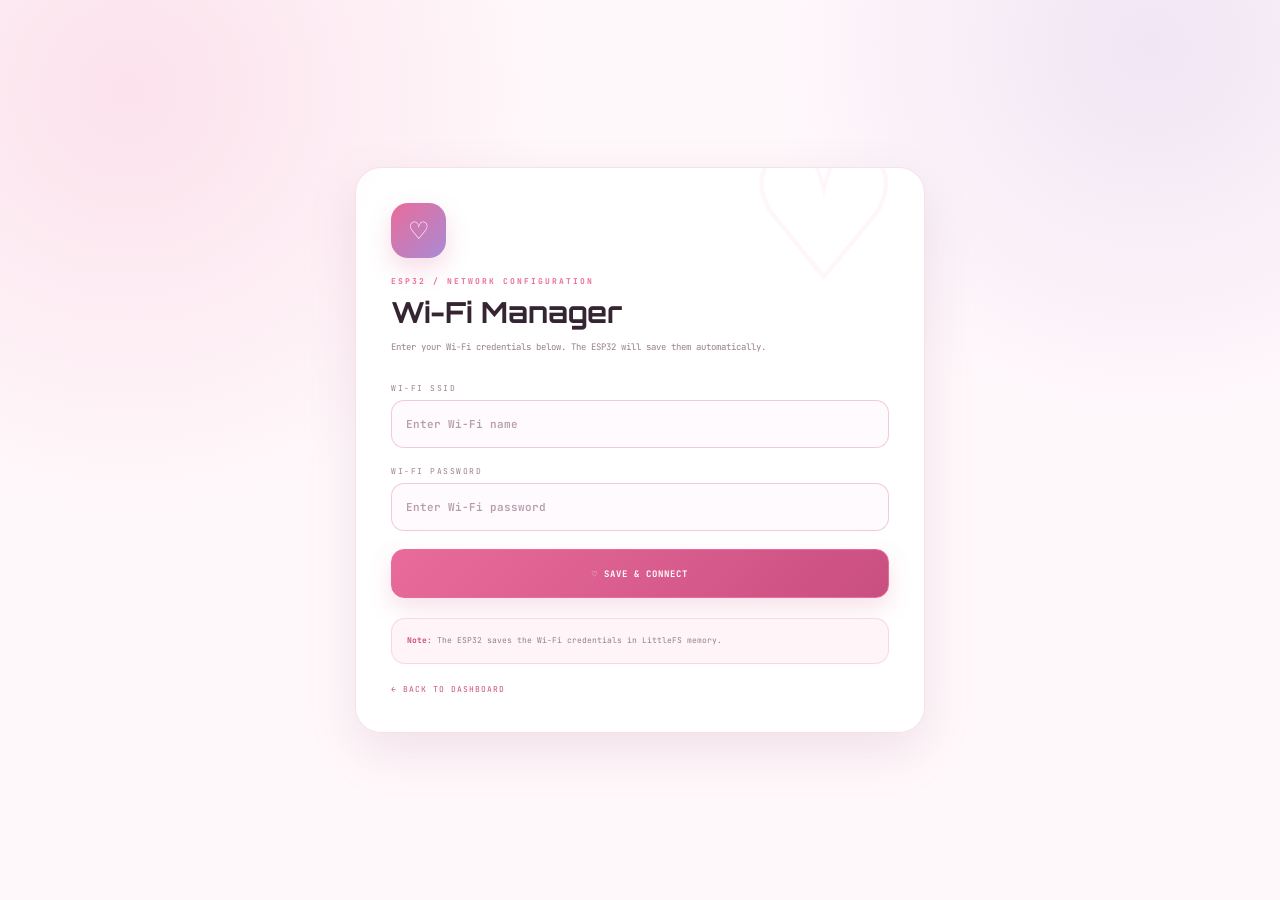
<file: wifimanager.html>
<!DOCTYPE html>
<html lang="en">

<head>

<meta charset="UTF-8">

<meta
    name="viewport"
    content="width=device-width, initial-scale=1.0"
>

<title>ESP32 Wi-Fi Manager</title>

<link rel="preconnect" href="https://fonts.googleapis.com">
<link rel="preconnect" href="https://fonts.gstatic.com" crossorigin>

<link
    href="https://fonts.googleapis.com/css2?family=JetBrains+Mono:wght@400;600;700&family=Orbitron:wght@500;600;700;800&display=swap"
    rel="stylesheet"
>

<style>
* {
    margin: 0;
    padding: 0;
    box-sizing: border-box;
}

:root {
    --pink: #e96b9b;
    --pink-dark: #c94f80;
    --pink-light: #fce4ee;
    --lavender: #a98bd4;
    --cream: #fff9fc;
    --text: #493344;
    --text-dark: #352431;
    --muted: #987f8e;
    --border: rgba(216,91,136,0.18);
}

body {
    min-height: 100vh;
    padding: 20px;
    display: flex;
    align-items: center;
    justify-content: center;
    background:
        radial-gradient(circle at 10% 10%, rgba(233,107,155,0.16), transparent 30%),
        radial-gradient(circle at 90% 5%, rgba(169,139,212,0.17), transparent 27%),
        #fff8fb;
    color: var(--text);
    font-family: "JetBrains Mono", monospace;
}

.wifi-page {
    width: 100%;
    max-width: 570px;
}

.wifi-card {
    position: relative;
    overflow: hidden;
    padding: 35px;
    background: rgba(255,255,255,0.94);
    border: 1px solid var(--border);
    border-radius: 26px;
    box-shadow: 0 18px 50px rgba(157,85,119,0.14);
}

.wifi-card::before {
    content: "♡";
    position: absolute;
    right: 20px;
    top: -55px;
    font: 180px Arial, sans-serif;
    color: rgba(233,107,155,0.06);
}

.wifi-icon {
    position: relative;
    width: 55px;
    height: 55px;
    display: grid;
    place-items: center;
    margin-bottom: 18px;
    color: white;
    background: linear-gradient(135deg, var(--pink), var(--lavender));
    border-radius: 17px;
    font: 24px Arial, sans-serif;
    box-shadow: 0 10px 25px rgba(216,91,136,0.22);
}

.system-label {
    position: relative;
    color: var(--pink);
    font-size: 8px;
    letter-spacing: 2px;
    font-weight: 700;
}

h1 {
    position: relative;
    margin-top: 8px;
    color: var(--text-dark);
    font: 700 29px Orbitron, sans-serif;
}

.wifi-description {
    position: relative;
    margin-top: 10px;
    color: var(--muted);
    font-size: 9px;
    line-height: 1.7;
}

form {
    position: relative;
    margin-top: 28px;
}

.wifi-field {
    margin-bottom: 18px;
}

.wifi-field label {
    display: block;
    margin-bottom: 7px;
    color: #9b8190;
    font-size: 8px;
    letter-spacing: 1.5px;
}

.wifi-field input {
    width: 100%;
    height: 48px;
    padding: 0 14px;
    border: 1px solid rgba(216,91,136,0.30);
    border-radius: 13px;
    outline: none;
    background: #fffafd;
    color: var(--pink-dark);
    font: 600 11px "JetBrains Mono", monospace;
}

.wifi-field input:focus {
    border-color: var(--pink);
    box-shadow: 0 0 0 3px rgba(233,107,155,0.10);
}

.wifi-field input::placeholder {
    color: #b79cab;
}

.wifi-submit {
    width: 100%;
    height: 49px;
    border: 1px solid var(--pink);
    border-radius: 13px;
    background: linear-gradient(135deg, var(--pink), var(--pink-dark));
    color: white;
    cursor: pointer;
    font: 700 9px "JetBrains Mono", monospace;
    letter-spacing: 1px;
    box-shadow: 0 10px 25px rgba(216,91,136,0.18);
}

.wifi-submit:hover {
    transform: translateY(-2px);
}

.wifi-note {
    position: relative;
    margin-top: 20px;
    padding: 15px;
    border: 1px solid var(--border);
    border-radius: 14px;
    background: #fff4f8;
    color: var(--muted);
    font-size: 8px;
    line-height: 1.7;
}

.wifi-note strong {
    color: var(--pink-dark);
}

.back-link {
    position: relative;
    display: inline-block;
    margin-top: 20px;
    color: var(--pink-dark);
    text-decoration: none;
    font-size: 8px;
    letter-spacing: 1px;
}

.back-link:hover {
    color: var(--lavender);
}

@media (max-width: 600px) {
    body {
        padding: 12px;
    }

    .wifi-card {
        padding: 25px 20px;
    }

    h1 {
        font-size: 24px;
    }
}
</style>

</head>

<body>

<div class="wifi-page">

    <div class="wifi-card">

        <div class="wifi-icon">
            ♡
        </div>

        <div class="system-label">
            ESP32 / NETWORK CONFIGURATION
        </div>

        <h1>
            Wi-Fi Manager
        </h1>

        <p class="wifi-description">
            Enter your Wi-Fi credentials below.
            The ESP32 will save them automatically.
        </p>

        <form
            action="/savewifi"
            method="POST"
        >

            <div class="wifi-field">

                <label for="ssid">
                    WI-FI SSID
                </label>

                <input
                    type="text"
                    id="ssid"
                    name="ssid"
                    placeholder="Enter Wi-Fi name"
                    required
                >

            </div>

            <div class="wifi-field">

                <label for="password">
                    WI-FI PASSWORD
                </label>

                <input
                    type="password"
                    id="password"
                    name="password"
                    placeholder="Enter Wi-Fi password"
                    required
                >

            </div>

            <button
                type="submit"
                class="wifi-submit"
            >
                ♡ SAVE & CONNECT
            </button>

        </form>

        <div class="wifi-note">
            <strong>Note:</strong>
            The ESP32 saves the Wi-Fi credentials
            in LittleFS memory.
        </div>

        <a
            href="/"
            class="back-link"
        >
            ← BACK TO DASHBOARD
        </a>

    </div>

</div>

</body>
</html>
</file>
